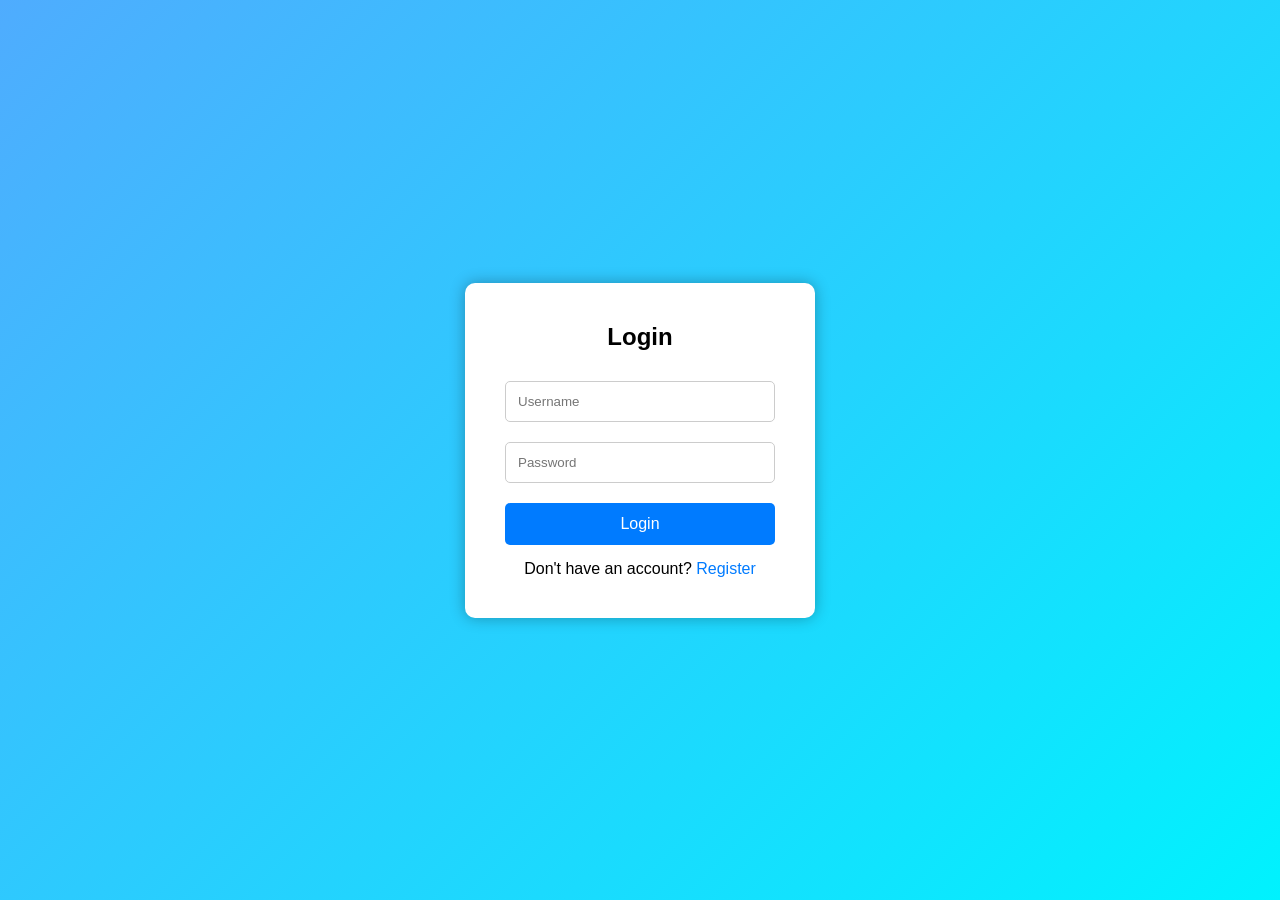
<file: index.html>
<!DOCTYPE html>
<html>
<head>
    <title>Login</title>
    <link rel="stylesheet" href="style.css">
</head>
<body>

<div class="container">

    <h2>Login</h2>

    <input type="text" id="loginUser" placeholder="Username">

    <input type="password" id="loginPass" placeholder="Password">

    <button onclick="login()">Login</button>

    <p id="message"></p>

    <p>
        Don't have an account?
        <a href="register.html">Register</a>
    </p>

</div>

<script src="script.js"></script>

</body>
</html>
</file>
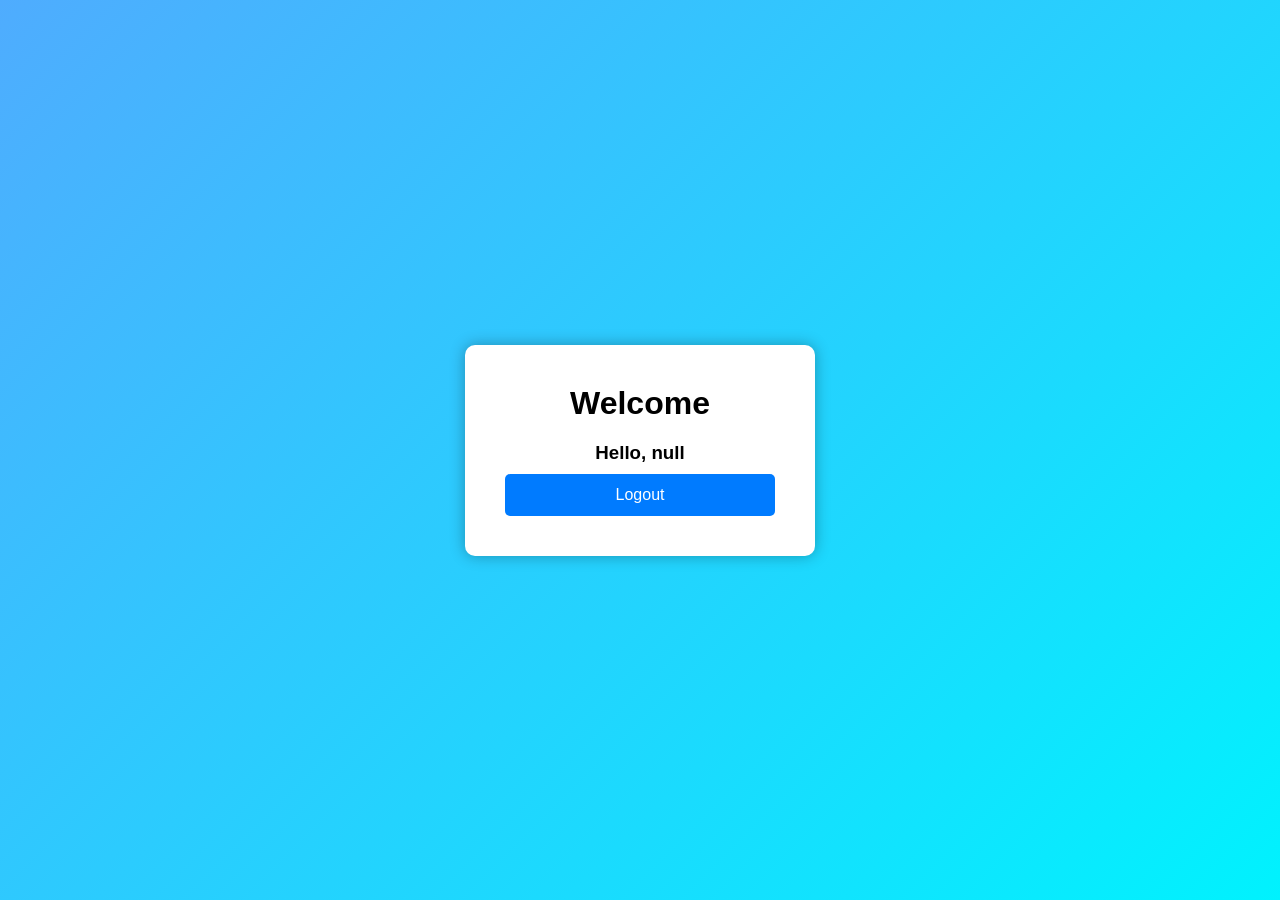
<file: home.html>
<!DOCTYPE html>
<html>
<head>
    <title>Home</title>
    <link rel="stylesheet" href="style.css">
</head>
<body>

<div class="container">

    <h1>Welcome</h1>

    <h3 id="welcomeUser"></h3>

    <button onclick="logout()">Logout</button>

</div>

<script>

let user = localStorage.getItem("username");

document.getElementById("welcomeUser")
.innerHTML = "Hello, " + user;

function logout(){
    window.location.href="index.html";
}

</script>

</body>
</html>
</file>
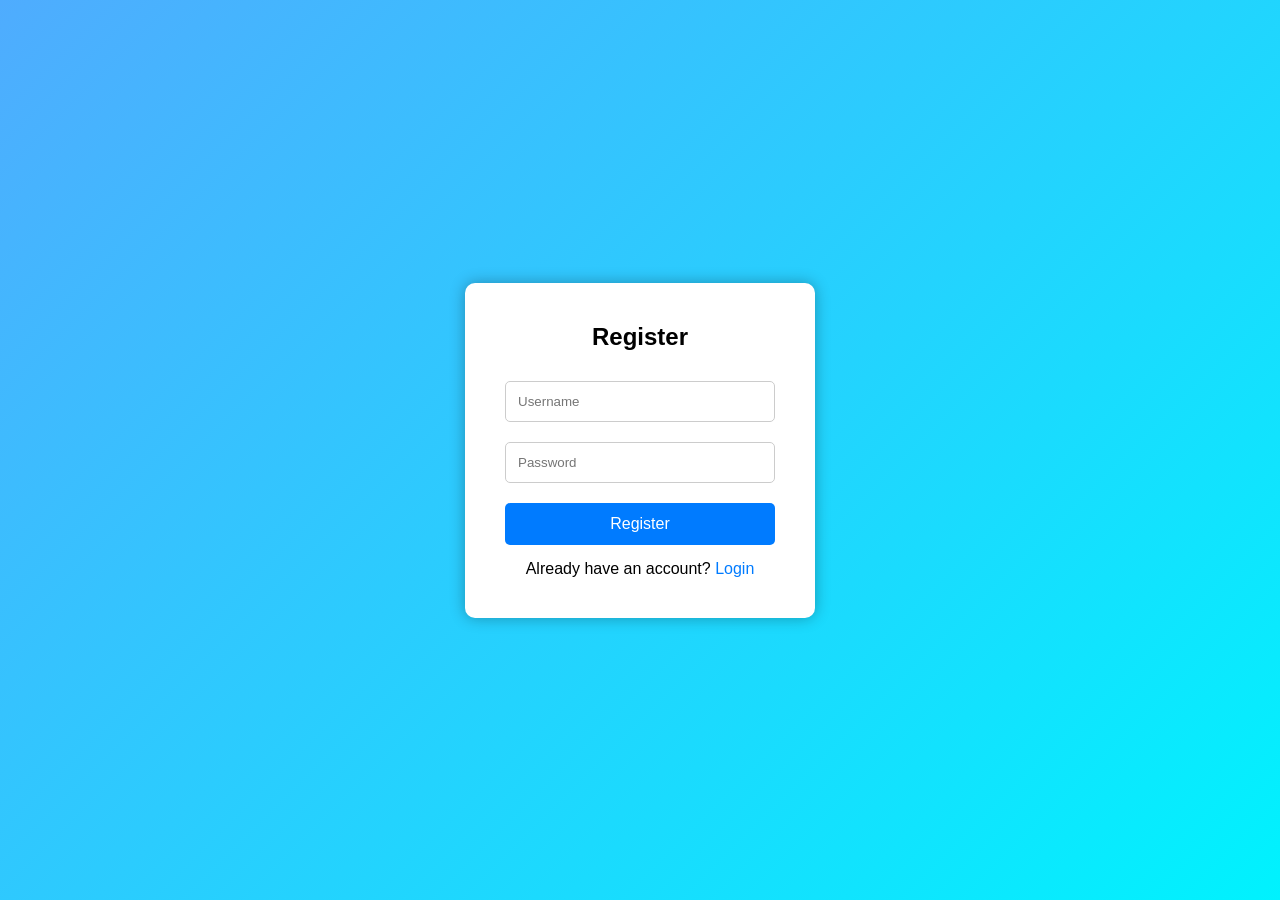
<file: register.html>
<!DOCTYPE html>
<html>
<head>
    <title>Register</title>
    <link rel="stylesheet" href="style.css">
</head>
<body>

<div class="container">
    <h2>Register</h2>

    <input type="text" id="regUser" placeholder="Username">

    <input type="password" id="regPass" placeholder="Password">

    <button onclick="register()">Register</button>

    <p>
        Already have an account?
        <a href="index.html">Login</a>
    </p>
</div>

<script src="script.js"></script>

</body>
</html>
</file>
<file: style.css>
*{
    margin:0;
    padding:0;
    box-sizing:border-box;
    font-family:Arial, sans-serif;
}

body{
    height:100vh;
    display:flex;
    justify-content:center;
    align-items:center;
    background:linear-gradient(
    135deg,
    #4facfe,
    #00f2fe
    );
}

.container{
    background:white;
    padding:40px;
    width:350px;
    border-radius:10px;
    box-shadow:0 0 15px rgba(0,0,0,0.3);
    text-align:center;
}

h1,h2{
    margin-bottom:20px;
}

input{
    width:100%;
    padding:12px;
    margin:10px 0;
    border:1px solid #ccc;
    border-radius:5px;
}

button{
    width:100%;
    padding:12px;
    border:none;
    background:#007bff;
    color:white;
    border-radius:5px;
    font-size:16px;
    cursor:pointer;
    margin-top:10px;
}

button:hover{
    background:#0056b3;
}

a{
    text-decoration:none;
    color:#007bff;
}

p{
    margin-top:15px;
}

#message{
    font-weight:bold;
}
</file>
